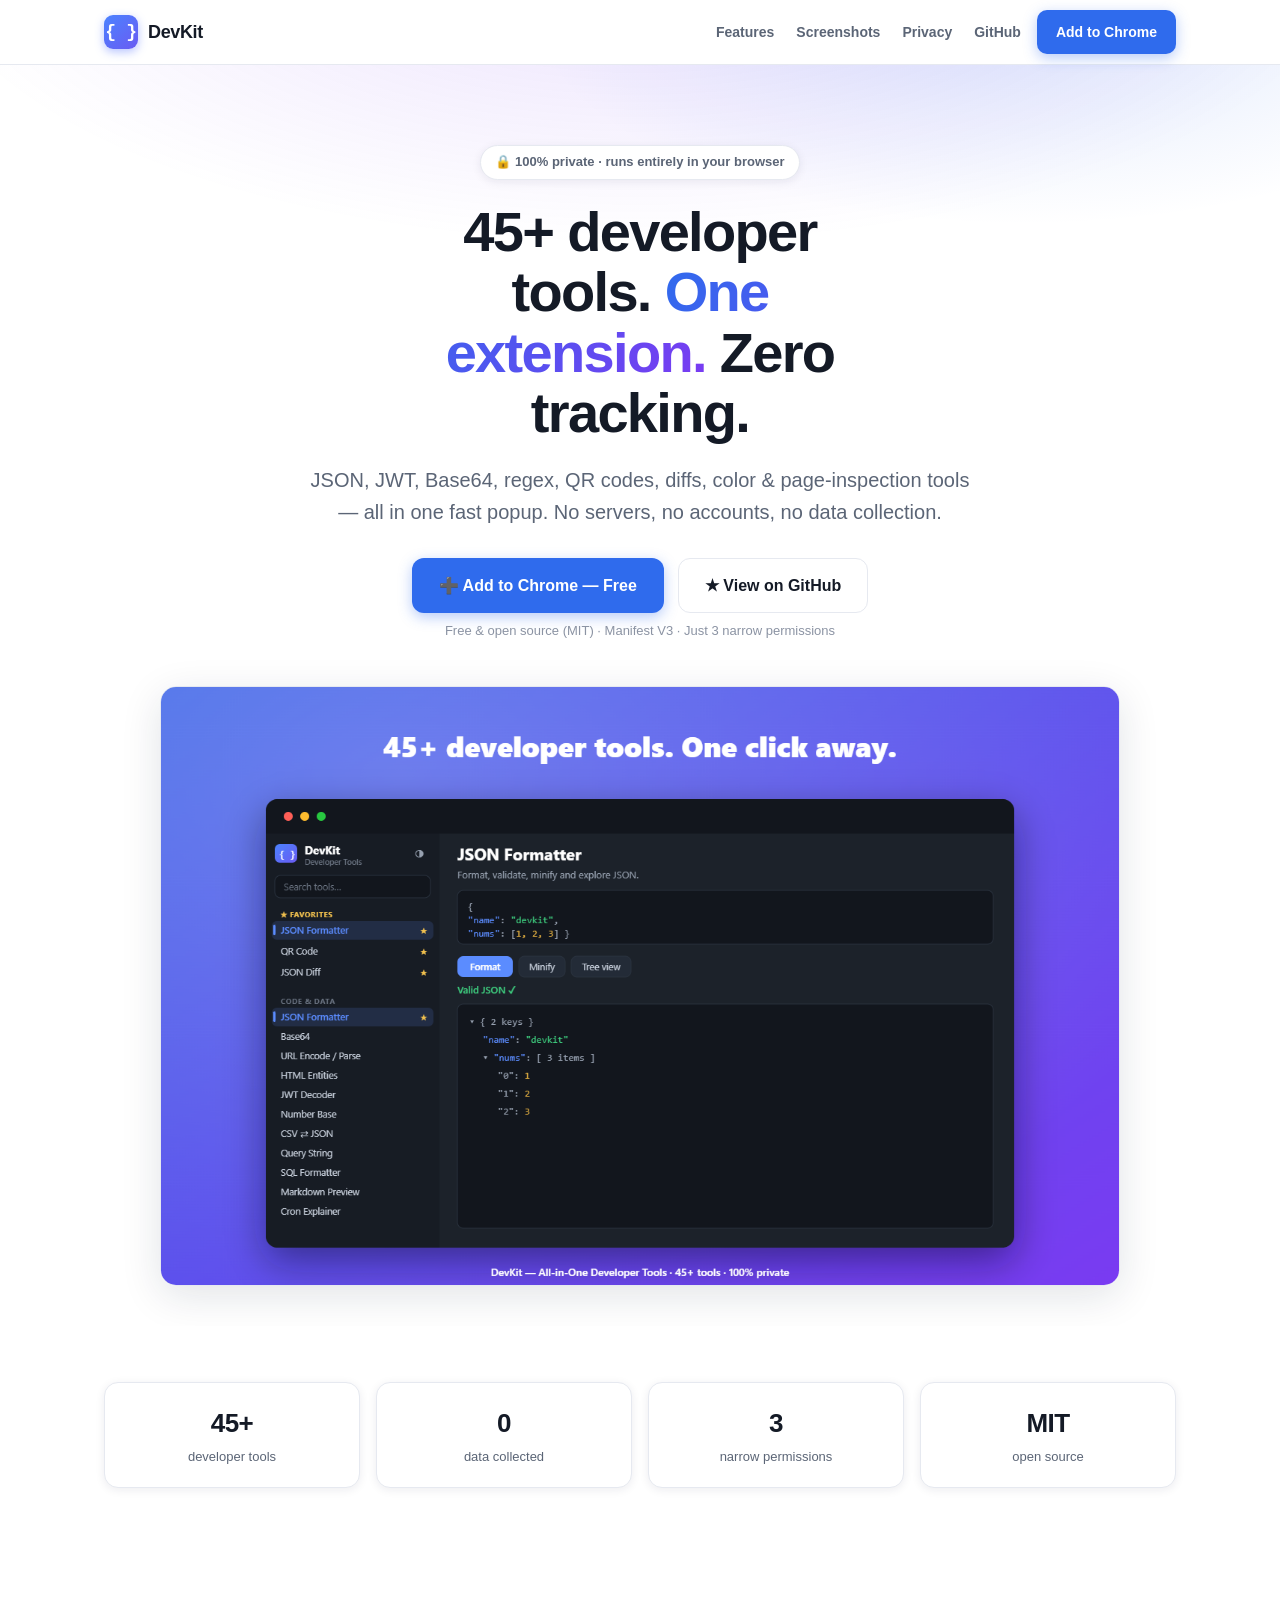
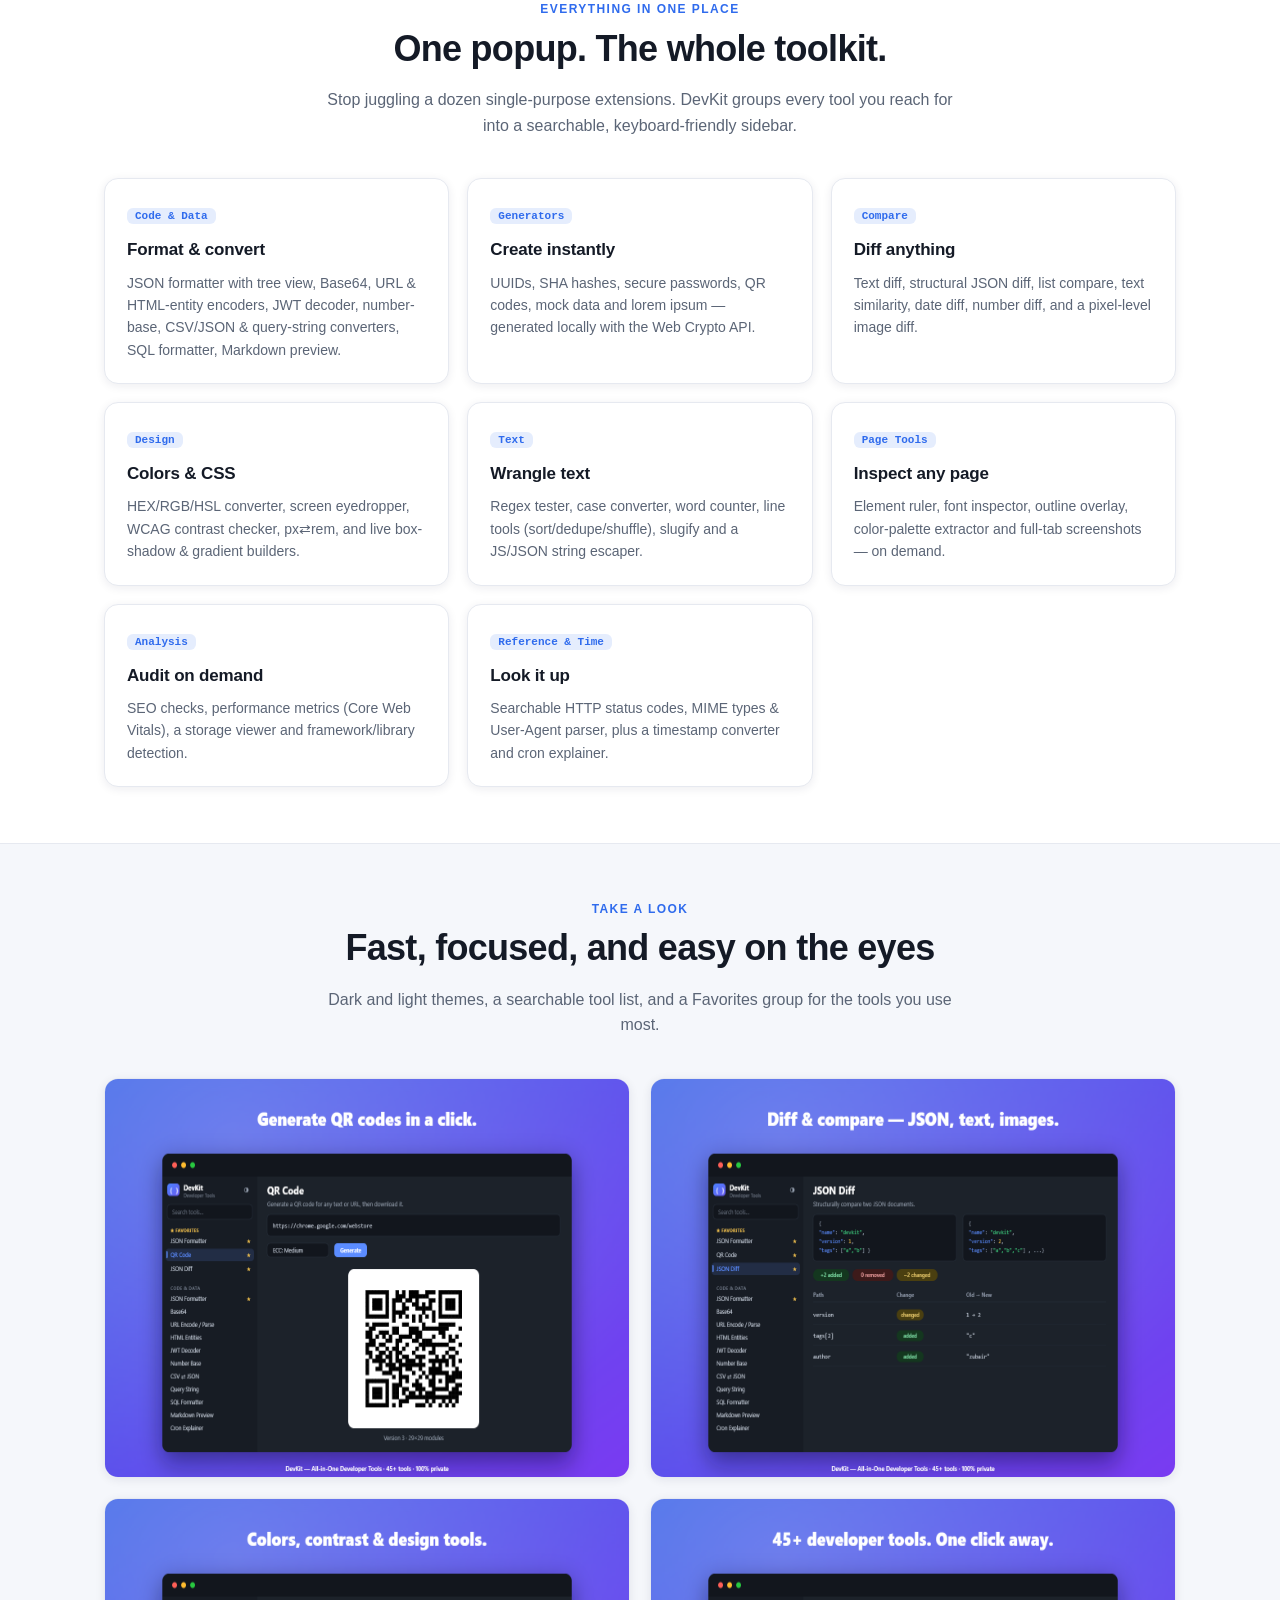
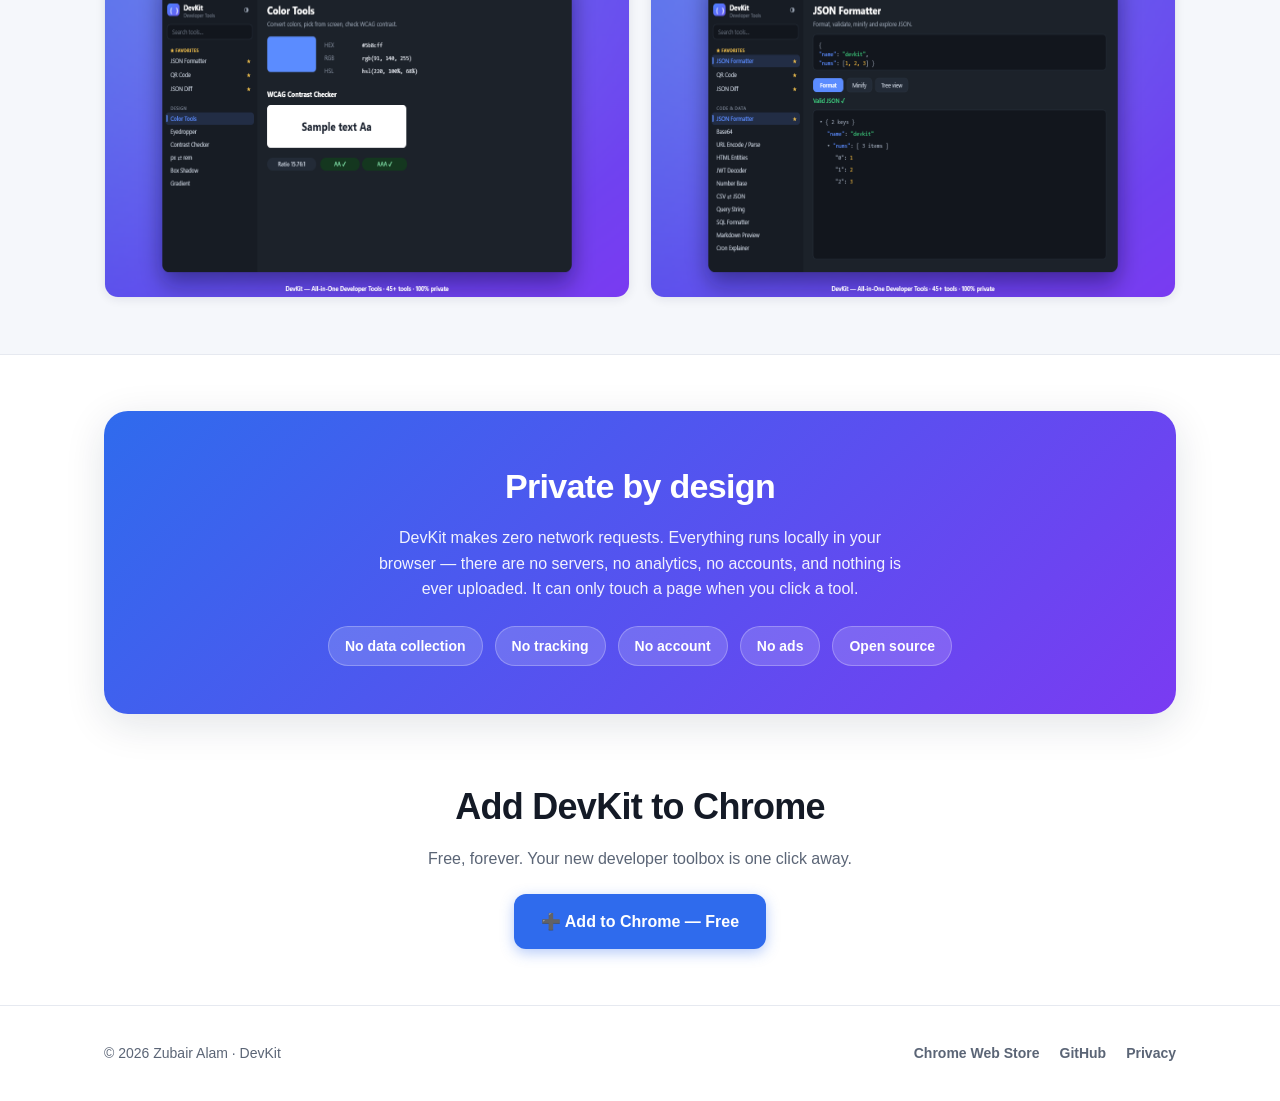
<file: docs/index.html>
<!DOCTYPE html>
<html lang="en">
<head>
<meta charset="UTF-8">
<meta name="viewport" content="width=device-width, initial-scale=1">
<title>DevKit — 45+ Developer Tools in One Private Chrome Extension</title>
<meta name="description" content="DevKit packs 45+ developer tools into one fast Chrome extension: JSON formatter, JWT decoder, Base64, regex tester, QR codes, diff &amp; compare, color picker, page ruler, SEO &amp; performance audit. 100% private — no servers, no tracking.">
<link rel="canonical" href="https://zubairalamsub.github.io/Devkit/">
<link rel="icon" type="image/png" href="img/icon.png">
<link rel="apple-touch-icon" href="img/icon.png">

<!-- Open Graph / Twitter -->
<meta property="og:type" content="website">
<meta property="og:title" content="DevKit — 45+ Developer Tools in One Private Chrome Extension">
<meta property="og:description" content="JSON, JWT, Base64, regex, QR codes, diffs, color &amp; page tools — all in one fast popup that runs entirely in your browser. No tracking.">
<meta property="og:url" content="https://zubairalamsub.github.io/Devkit/">
<meta property="og:image" content="https://zubairalamsub.github.io/Devkit/img/01-overview.png">
<meta name="twitter:card" content="summary_large_image">
<meta name="twitter:title" content="DevKit — 45+ Developer Tools in One Chrome Extension">
<meta name="twitter:description" content="45+ developer tools in one private popup. No servers, no tracking, open source.">
<meta name="twitter:image" content="https://zubairalamsub.github.io/Devkit/img/01-overview.png">

<script type="application/ld+json">
{
  "@context": "https://schema.org",
  "@type": "SoftwareApplication",
  "name": "DevKit - All-in-One Developer Tools",
  "applicationCategory": "DeveloperApplication",
  "operatingSystem": "Chrome",
  "description": "45+ developer tools in one private Chrome extension: JSON formatter, JWT decoder, Base64, regex tester, QR codes, diff & compare, color tools, page inspection and analysis.",
  "offers": { "@type": "Offer", "price": "0", "priceCurrency": "USD" },
  "url": "https://zubairalamsub.github.io/Devkit/"
}
</script>

<style>
  :root{
    --bg:#ffffff; --bg-soft:#f5f7fb; --surface:#ffffff; --border:#e6e9f0;
    --text:#141a26; --dim:#5b6576; --faint:#8b93a3;
    --accent:#2f6bed; --accent-2:#7a3bf2;
    --radius:16px; --shadow:0 10px 40px rgba(20,30,60,.12); --shadow-sm:0 2px 10px rgba(20,30,60,.08);
    --sans:-apple-system,BlinkMacSystemFont,'Segoe UI',Roboto,'Helvetica Neue',Arial,sans-serif;
    --mono:ui-monospace,'Cascadia Code','SF Mono',Consolas,monospace;
  }
  @media (prefers-color-scheme: dark){
    :root{
      --bg:#0d1016; --bg-soft:#12161f; --surface:#161c27; --border:#242c3a;
      --text:#e9edf4; --dim:#9aa3b3; --faint:#69728244;
      --accent:#6f9bff; --accent-2:#9a6bff;
      --shadow:0 14px 50px rgba(0,0,0,.55); --shadow-sm:0 2px 12px rgba(0,0,0,.4);
    }
    :root{ --faint:#79839a; }
  }
  *{box-sizing:border-box;}
  html{scroll-behavior:smooth;}
  body{margin:0;font-family:var(--sans);color:var(--text);background:var(--bg);line-height:1.6;-webkit-font-smoothing:antialiased;}
  a{color:inherit;text-decoration:none;}
  img{max-width:100%;display:block;}
  .wrap{max-width:1120px;margin:0 auto;padding:0 24px;}

  /* Header */
  header{position:sticky;top:0;z-index:50;backdrop-filter:saturate(160%) blur(12px);background:color-mix(in srgb,var(--bg) 82%,transparent);border-bottom:1px solid var(--border);}
  @supports not (backdrop-filter: blur(1px)){header{background:var(--bg);}}
  .nav{display:flex;align-items:center;gap:16px;height:64px;}
  .brand{display:flex;align-items:center;gap:10px;font-weight:800;font-size:18px;letter-spacing:-.02em;}
  .logo{width:34px;height:34px;border-radius:9px;display:grid;place-items:center;font-family:var(--mono);font-weight:700;color:#fff;background:linear-gradient(140deg,#4b83ff,#6a5bf2);box-shadow:0 3px 10px rgba(74,108,255,.4);}
  .nav .spacer{flex:1;}
  .nav-links{display:flex;gap:22px;color:var(--dim);font-weight:600;font-size:14px;}
  .nav-links a:hover{color:var(--text);}
  @media (max-width:720px){.nav-links{display:none;}}
  .btn{display:inline-flex;align-items:center;gap:8px;font-weight:700;font-size:14px;padding:10px 18px;border-radius:10px;border:1px solid transparent;cursor:pointer;transition:transform .06s ease,box-shadow .15s ease,background .15s;}
  .btn:active{transform:translateY(1px);}
  .btn-primary{background:var(--accent);color:#fff;box-shadow:0 4px 14px rgba(47,107,237,.35);}
  .btn-primary:hover{filter:brightness(1.06);}
  .btn-ghost{background:transparent;border-color:var(--border);color:var(--text);}
  .btn-ghost:hover{background:var(--bg-soft);}

  /* Hero */
  .hero{position:relative;overflow:hidden;text-align:center;padding:80px 0 40px;background:radial-gradient(1200px 500px at 50% -120px,rgba(122,59,242,.16),transparent 60%),radial-gradient(900px 400px at 80% -60px,rgba(47,107,237,.16),transparent 55%);}
  .badge-pill{display:inline-flex;align-items:center;gap:8px;font-size:13px;font-weight:600;color:var(--dim);background:var(--surface);border:1px solid var(--border);padding:6px 14px;border-radius:999px;box-shadow:var(--shadow-sm);}
  .hero h1{font-size:clamp(32px,5.4vw,56px);line-height:1.08;letter-spacing:-.03em;margin:22px auto 0;max-width:16ch;font-weight:820;}
  .hero h1 .grad{background:linear-gradient(120deg,var(--accent),var(--accent-2));-webkit-background-clip:text;background-clip:text;color:transparent;}
  .hero p.sub{font-size:clamp(16px,2.2vw,20px);color:var(--dim);max-width:60ch;margin:20px auto 0;}
  .cta{display:flex;gap:14px;justify-content:center;flex-wrap:wrap;margin:30px 0 8px;}
  .btn-lg{padding:14px 26px;font-size:16px;border-radius:12px;}
  .micro{font-size:13px;color:var(--faint);margin-top:6px;}
  .hero-shot{margin:44px auto 0;max-width:960px;border-radius:var(--radius);border:1px solid var(--border);box-shadow:var(--shadow);}

  /* Stats strip */
  .stats{display:grid;grid-template-columns:repeat(4,1fr);gap:16px;margin:56px 0;}
  @media (max-width:720px){.stats{grid-template-columns:repeat(2,1fr);}}
  .stat{background:var(--surface);border:1px solid var(--border);border-radius:14px;padding:20px;text-align:center;box-shadow:var(--shadow-sm);}
  .stat .n{font-size:26px;font-weight:800;letter-spacing:-.02em;}
  .stat .l{font-size:13px;color:var(--dim);margin-top:2px;}

  /* Sections */
  section{padding:56px 0;}
  .sec-head{text-align:center;max-width:640px;margin:0 auto 40px;}
  .sec-head h2{font-size:clamp(26px,3.6vw,36px);letter-spacing:-.02em;margin:0 0 10px;font-weight:800;}
  .sec-head p{color:var(--dim);margin:0;font-size:16px;}
  .eyebrow{text-transform:uppercase;letter-spacing:.12em;font-size:12px;font-weight:700;color:var(--accent);}

  /* Feature grid */
  .grid{display:grid;grid-template-columns:repeat(auto-fit,minmax(260px,1fr));gap:18px;}
  .card{background:var(--surface);border:1px solid var(--border);border-radius:14px;padding:22px;box-shadow:var(--shadow-sm);transition:transform .12s ease,border-color .12s;}
  .card:hover{transform:translateY(-3px);border-color:color-mix(in srgb,var(--accent) 40%,var(--border));}
  .card h3{margin:0 0 8px;font-size:17px;letter-spacing:-.01em;}
  .card p{margin:0;color:var(--dim);font-size:14px;}
  .card .k{display:inline-block;font:600 11px var(--mono);color:var(--accent);background:color-mix(in srgb,var(--accent) 12%,transparent);padding:2px 8px;border-radius:6px;margin-bottom:12px;}

  /* Showcase */
  .shots{display:grid;grid-template-columns:1fr 1fr;gap:20px;}
  @media (max-width:720px){.shots{grid-template-columns:1fr;}}
  .shot{border-radius:14px;border:1px solid var(--border);box-shadow:var(--shadow-sm);overflow:hidden;}

  /* Privacy band */
  .band{background:linear-gradient(135deg,#2f6bed,#7a3bf2);color:#fff;border-radius:24px;padding:48px 40px;text-align:center;box-shadow:var(--shadow);}
  .band h2{font-size:clamp(24px,3.4vw,34px);margin:0 0 12px;letter-spacing:-.02em;}
  .band p{margin:0 auto;max-width:60ch;opacity:.92;font-size:16px;}
  .band .pills{display:flex;gap:12px;justify-content:center;flex-wrap:wrap;margin-top:24px;}
  .band .pills span{background:rgba(255,255,255,.16);border:1px solid rgba(255,255,255,.25);padding:8px 16px;border-radius:999px;font-weight:600;font-size:14px;}

  /* Footer */
  footer{border-top:1px solid var(--border);padding:36px 0;color:var(--dim);font-size:14px;}
  .foot{display:flex;justify-content:space-between;align-items:center;gap:16px;flex-wrap:wrap;}
  .foot a{color:var(--dim);font-weight:600;}
  .foot a:hover{color:var(--text);}
  .foot .links{display:flex;gap:20px;}
</style>
</head>
<body>

<header>
  <div class="wrap nav">
    <a class="brand" href="#top"><span class="logo">{&nbsp;}</span> DevKit</a>
    <div class="spacer"></div>
    <nav class="nav-links">
      <a href="#features">Features</a>
      <a href="#screenshots">Screenshots</a>
      <a href="#privacy">Privacy</a>
      <a href="https://github.com/zubairalamsub/Devkit" target="_blank" rel="noopener">GitHub</a>
    </nav>
    <a class="btn btn-primary" href="https://chromewebstore.google.com/detail/bkchkmepmeccpehnfgnecmdobfhejpoc" target="_blank" rel="noopener">Add to Chrome</a>
  </div>
</header>

<main id="top">
  <!-- Hero -->
  <section class="hero">
    <div class="wrap">
      <span class="badge-pill">🔒 100% private · runs entirely in your browser</span>
      <h1>45+ developer tools. <span class="grad">One extension.</span> Zero tracking.</h1>
      <p class="sub">JSON, JWT, Base64, regex, QR codes, diffs, color &amp; page-inspection tools — all in one fast popup. No servers, no accounts, no data collection.</p>
      <div class="cta">
        <a class="btn btn-primary btn-lg" href="https://chromewebstore.google.com/detail/bkchkmepmeccpehnfgnecmdobfhejpoc" target="_blank" rel="noopener">➕ Add to Chrome — Free</a>
        <a class="btn btn-ghost btn-lg" href="https://github.com/zubairalamsub/Devkit" target="_blank" rel="noopener">★ View on GitHub</a>
      </div>
      <div class="micro">Free &amp; open source (MIT) · Manifest V3 · Just 3 narrow permissions</div>
      <img class="hero-shot" src="img/01-overview.png" alt="DevKit popup showing the JSON formatter with a collapsible tree view and the tool sidebar" width="960" height="600" loading="eager">
    </div>
  </section>

  <div class="wrap">
    <!-- Stats -->
    <div class="stats">
      <div class="stat"><div class="n">45+</div><div class="l">developer tools</div></div>
      <div class="stat"><div class="n">0</div><div class="l">data collected</div></div>
      <div class="stat"><div class="n">3</div><div class="l">narrow permissions</div></div>
      <div class="stat"><div class="n">MIT</div><div class="l">open source</div></div>
    </div>
  </div>

  <!-- Features -->
  <section id="features">
    <div class="wrap">
      <div class="sec-head">
        <div class="eyebrow">Everything in one place</div>
        <h2>One popup. The whole toolkit.</h2>
        <p>Stop juggling a dozen single-purpose extensions. DevKit groups every tool you reach for into a searchable, keyboard-friendly sidebar.</p>
      </div>
      <div class="grid">
        <div class="card"><span class="k">Code &amp; Data</span><h3>Format &amp; convert</h3><p>JSON formatter with tree view, Base64, URL &amp; HTML-entity encoders, JWT decoder, number-base, CSV/JSON &amp; query-string converters, SQL formatter, Markdown preview.</p></div>
        <div class="card"><span class="k">Generators</span><h3>Create instantly</h3><p>UUIDs, SHA hashes, secure passwords, QR codes, mock data and lorem ipsum — generated locally with the Web Crypto API.</p></div>
        <div class="card"><span class="k">Compare</span><h3>Diff anything</h3><p>Text diff, structural JSON diff, list compare, text similarity, date diff, number diff, and a pixel-level image diff.</p></div>
        <div class="card"><span class="k">Design</span><h3>Colors &amp; CSS</h3><p>HEX/RGB/HSL converter, screen eyedropper, WCAG contrast checker, px⇄rem, and live box-shadow &amp; gradient builders.</p></div>
        <div class="card"><span class="k">Text</span><h3>Wrangle text</h3><p>Regex tester, case converter, word counter, line tools (sort/dedupe/shuffle), slugify and a JS/JSON string escaper.</p></div>
        <div class="card"><span class="k">Page Tools</span><h3>Inspect any page</h3><p>Element ruler, font inspector, outline overlay, color-palette extractor and full-tab screenshots — on demand.</p></div>
        <div class="card"><span class="k">Analysis</span><h3>Audit on demand</h3><p>SEO checks, performance metrics (Core Web Vitals), a storage viewer and framework/library detection.</p></div>
        <div class="card"><span class="k">Reference &amp; Time</span><h3>Look it up</h3><p>Searchable HTTP status codes, MIME types &amp; User-Agent parser, plus a timestamp converter and cron explainer.</p></div>
      </div>
    </div>
  </section>

  <!-- Screenshots -->
  <section id="screenshots" style="background:var(--bg-soft);border-top:1px solid var(--border);border-bottom:1px solid var(--border);">
    <div class="wrap">
      <div class="sec-head">
        <div class="eyebrow">Take a look</div>
        <h2>Fast, focused, and easy on the eyes</h2>
        <p>Dark and light themes, a searchable tool list, and a Favorites group for the tools you use most.</p>
      </div>
      <div class="shots">
        <img class="shot" src="img/02-qrcode.png" alt="DevKit QR code generator creating a scannable QR from a URL" width="640" height="400" loading="lazy">
        <img class="shot" src="img/03-jsondiff.png" alt="DevKit JSON diff highlighting added, removed and changed values between two documents" width="640" height="400" loading="lazy">
        <img class="shot" src="img/04-color.png" alt="DevKit color tools with HEX/RGB/HSL conversion and a WCAG contrast checker" width="640" height="400" loading="lazy">
        <img class="shot" src="img/01-overview.png" alt="DevKit JSON formatter with the favorites group in the sidebar" width="640" height="400" loading="lazy">
      </div>
    </div>
  </section>

  <!-- Privacy -->
  <section id="privacy">
    <div class="wrap">
      <div class="band">
        <h2>Private by design</h2>
        <p>DevKit makes zero network requests. Everything runs locally in your browser — there are no servers, no analytics, no accounts, and nothing is ever uploaded. It can only touch a page when you click a tool.</p>
        <div class="pills">
          <span>No data collection</span>
          <span>No tracking</span>
          <span>No account</span>
          <span>No ads</span>
          <span>Open source</span>
        </div>
      </div>
    </div>
  </section>

  <!-- Final CTA -->
  <section style="text-align:center;padding-top:8px;">
    <div class="wrap">
      <div class="sec-head" style="margin-bottom:22px;">
        <h2>Add DevKit to Chrome</h2>
        <p>Free, forever. Your new developer toolbox is one click away.</p>
      </div>
      <a class="btn btn-primary btn-lg" href="https://chromewebstore.google.com/detail/bkchkmepmeccpehnfgnecmdobfhejpoc" target="_blank" rel="noopener">➕ Add to Chrome — Free</a>
    </div>
  </section>
</main>

<footer>
  <div class="wrap foot">
    <div>© 2026 Zubair Alam · DevKit</div>
    <div class="links">
      <a href="https://chromewebstore.google.com/detail/bkchkmepmeccpehnfgnecmdobfhejpoc" target="_blank" rel="noopener">Chrome Web Store</a>
      <a href="https://github.com/zubairalamsub/Devkit" target="_blank" rel="noopener">GitHub</a>
      <a href="https://github.com/zubairalamsub/Devkit/blob/main/PRIVACY.md" target="_blank" rel="noopener">Privacy</a>
    </div>
  </div>
</footer>

</body>
</html>
</file>
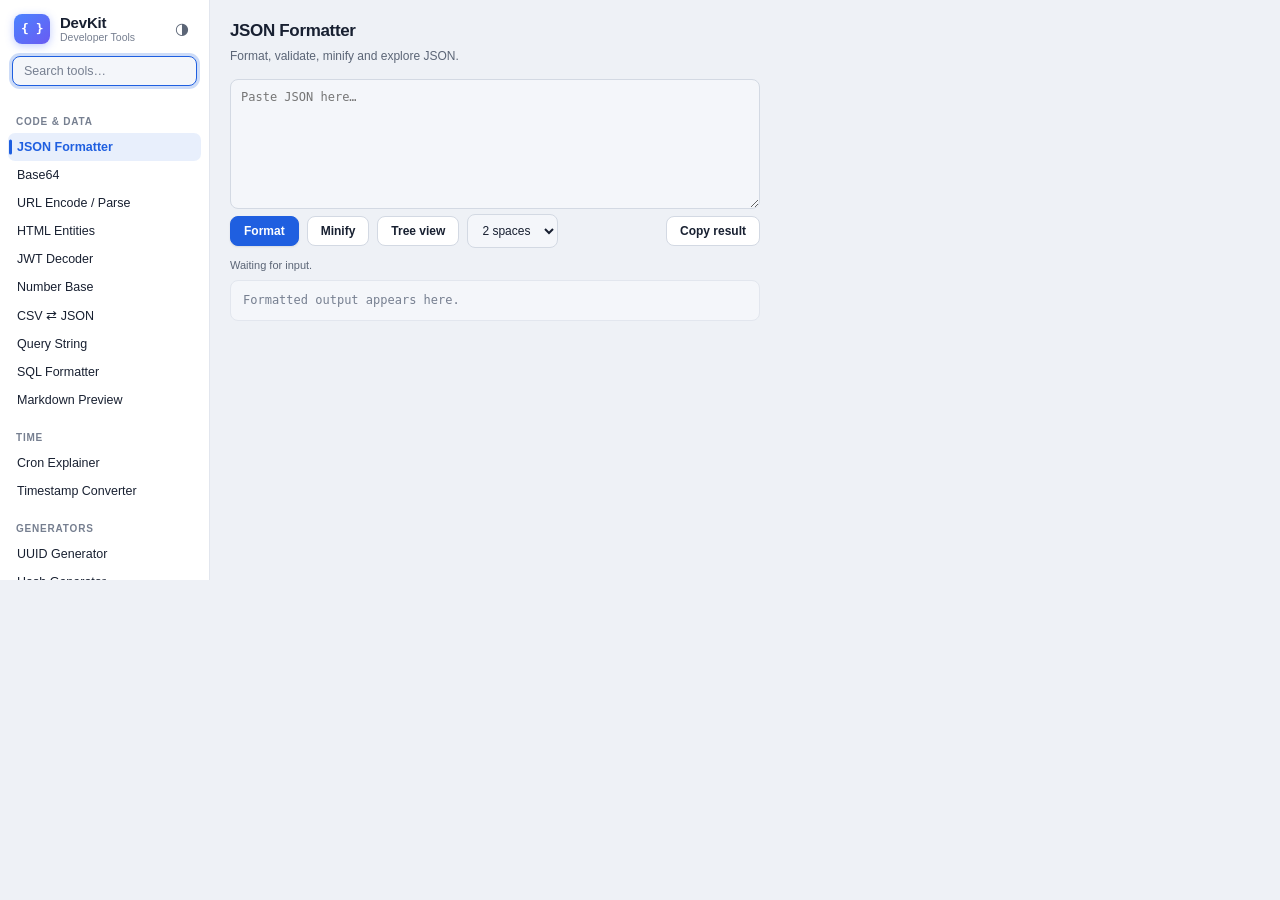
<file: devkit/popup/popup.html>
<!DOCTYPE html>
<html lang="en">
<head>
  <meta charset="UTF-8">
  <title>DevKit</title>
  <link rel="stylesheet" href="popup.css">
</head>
<body>
  <div id="app">
    <aside id="sidebar">
      <div id="brand">
        <span id="brand-logo">{&nbsp;}</span>
        <div id="brand-text">
          <span id="brand-name">DevKit</span>
          <span id="brand-sub">Developer Tools</span>
        </div>
        <button id="theme-toggle" title="Toggle dark / light theme" aria-label="Toggle theme">&#9681;</button>
      </div>
      <div id="search-wrap">
        <input id="tool-search" type="search" placeholder="Search tools&hellip;" autocomplete="off">
      </div>
      <nav id="nav"></nav>
    </aside>
    <main id="content"></main>
  </div>
  <div id="toast"></div>

  <script src="popup.js"></script>
  <script src="tools/json.js"></script>
  <script src="tools/encoders.js"></script>
  <script src="tools/jwt.js"></script>
  <script src="tools/convert.js"></script>
  <script src="tools/markdown.js"></script>
  <script src="tools/generators.js"></script>
  <script src="tools/gen2.js"></script>
  <script src="tools/qrcode.js"></script>
  <script src="tools/time.js"></script>
  <script src="tools/color.js"></script>
  <script src="tools/text.js"></script>
  <script src="tools/text2.js"></script>
  <script src="tools/compare.js"></script>
  <script src="tools/imagediff.js"></script>
  <script src="tools/design2.js"></script>
  <script src="tools/page.js"></script>
  <script src="tools/analysis.js"></script>
  <script src="tools/reference.js"></script>
  <script src="init.js"></script>
</body>
</html>
</file>
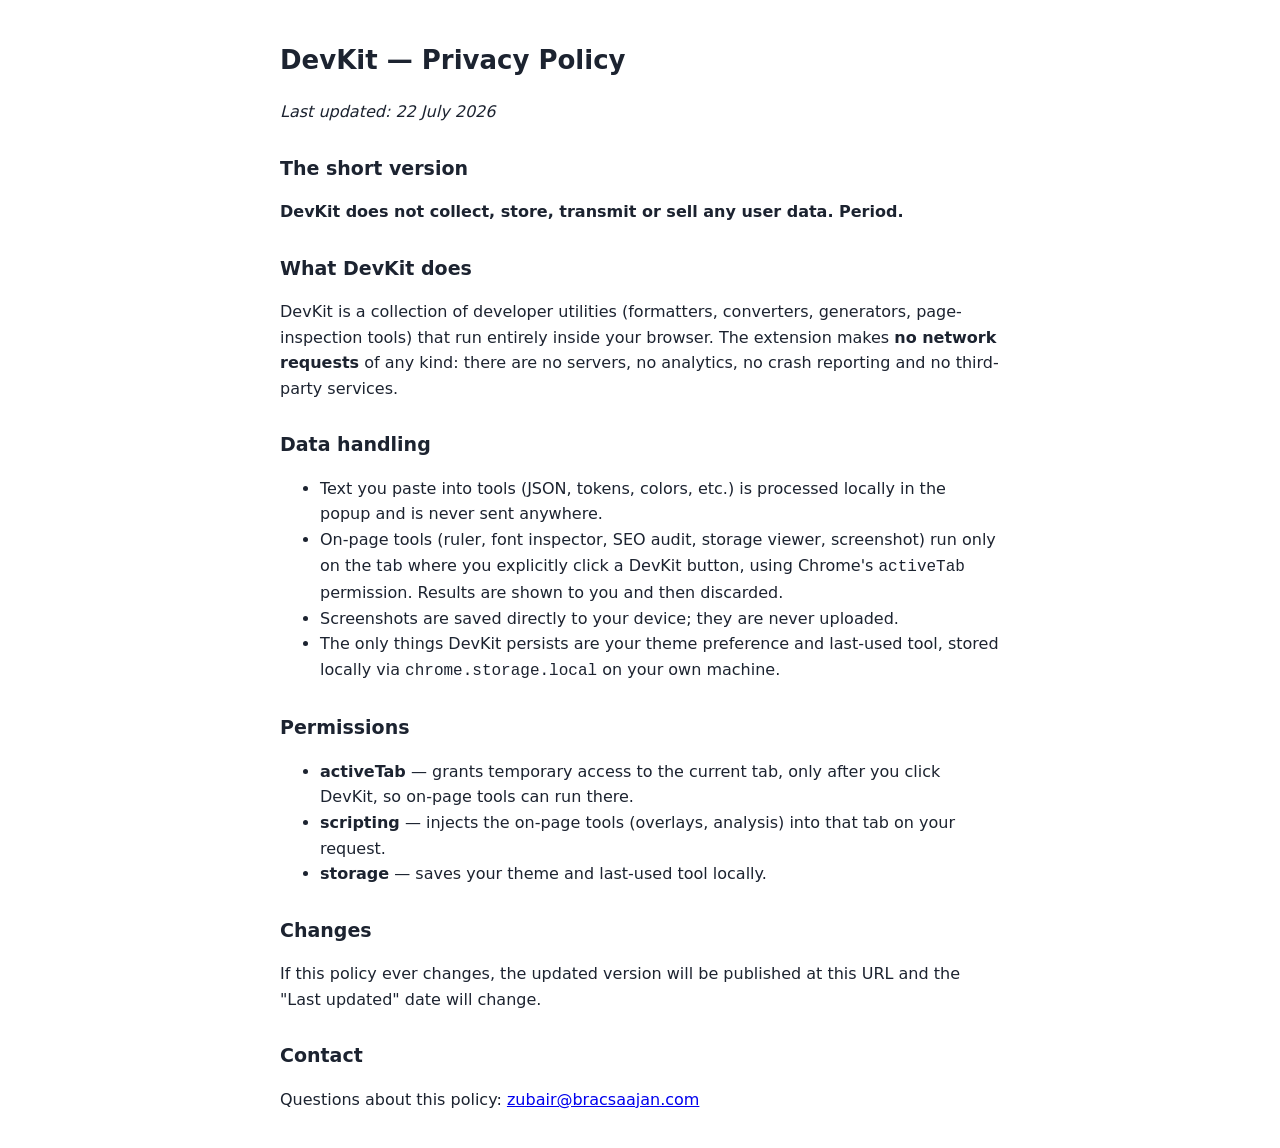
<file: devkit/store/privacy-policy.html>
<!DOCTYPE html>
<html lang="en">
<head>
  <meta charset="UTF-8">
  <meta name="viewport" content="width=device-width, initial-scale=1">
  <title>DevKit — Privacy Policy</title>
  <style>
    body { font: 16px/1.6 system-ui, sans-serif; max-width: 720px; margin: 40px auto; padding: 0 20px; color: #1c2330; }
    h1 { font-size: 26px; } h2 { font-size: 19px; margin-top: 28px; }
    @media (prefers-color-scheme: dark) { body { background: #14181f; color: #e6eaf1; } }
  </style>
</head>
<body>
  <h1>DevKit — Privacy Policy</h1>
  <p><em>Last updated: 22 July 2026</em></p>

  <h2>The short version</h2>
  <p><strong>DevKit does not collect, store, transmit or sell any user data. Period.</strong></p>

  <h2>What DevKit does</h2>
  <p>DevKit is a collection of developer utilities (formatters, converters, generators, page-inspection tools) that run entirely inside your browser. The extension makes <strong>no network requests</strong> of any kind: there are no servers, no analytics, no crash reporting and no third-party services.</p>

  <h2>Data handling</h2>
  <ul>
    <li>Text you paste into tools (JSON, tokens, colors, etc.) is processed locally in the popup and is never sent anywhere.</li>
    <li>On-page tools (ruler, font inspector, SEO audit, storage viewer, screenshot) run only on the tab where you explicitly click a DevKit button, using Chrome's <code>activeTab</code> permission. Results are shown to you and then discarded.</li>
    <li>Screenshots are saved directly to your device; they are never uploaded.</li>
    <li>The only things DevKit persists are your theme preference and last-used tool, stored locally via <code>chrome.storage.local</code> on your own machine.</li>
  </ul>

  <h2>Permissions</h2>
  <ul>
    <li><strong>activeTab</strong> — grants temporary access to the current tab, only after you click DevKit, so on-page tools can run there.</li>
    <li><strong>scripting</strong> — injects the on-page tools (overlays, analysis) into that tab on your request.</li>
    <li><strong>storage</strong> — saves your theme and last-used tool locally.</li>
  </ul>

  <h2>Changes</h2>
  <p>If this policy ever changes, the updated version will be published at this URL and the "Last updated" date will change.</p>

  <h2>Contact</h2>
  <p>Questions about this policy: <a href="mailto:zubair@bracsaajan.com">zubair@bracsaajan.com</a></p>
</body>
</html>
</file>
<file: devkit/popup/popup.css>
/* ============================================================
   DevKit — popup styles
   ============================================================ */

/* ---------- Design tokens ---------- */
:root {
  --bg: #eef1f6;
  --bg-panel: #ffffff;
  --bg-inset: #f4f6fa;
  --bg-hover: #eceff4;
  --border: #e2e6ee;
  --border-strong: #d3d9e3;
  --text: #182031;
  --text-dim: #5b6576;
  --text-faint: #767f90;
  --accent: #1f5fe0;
  --accent-hover: #1a52c9;
  --accent-text: #ffffff;
  --accent-soft: rgba(31, 95, 224, .10);
  --accent-ring: rgba(31, 95, 224, .22);
  --gold: #a87f09;
  --ok: #17935a;
  --warn: #b7830c;
  --err: #d64545;
  --add-bg: #dcf5e6;
  --add-text: #14663c;
  --del-bg: #fbe3e3;
  --del-text: #9c2f2f;
  --mark: #ffe9a8;
  --shadow-sm: 0 1px 2px rgba(16, 24, 40, .06), 0 1px 3px rgba(16, 24, 40, .08);
  --shadow: 0 6px 20px rgba(16, 24, 40, .12);
  --r-sm: 6px;
  --r: 9px;
  --r-lg: 13px;
  --mono: ui-monospace, 'Cascadia Code', 'SF Mono', Consolas, Menlo, monospace;
  --sans: -apple-system, BlinkMacSystemFont, 'Segoe UI', Roboto, 'Helvetica Neue', Arial, sans-serif;
}

:root[data-theme="dark"] {
  --bg: #0f131a;
  --bg-panel: #171c25;
  --bg-inset: #10151d;
  --bg-hover: #212936;
  --border: #262e3b;
  --border-strong: #333c4b;
  --text: #e9edf4;
  --text-dim: #98a2b3;
  --text-faint: #6b7482;
  --accent: #5b8cff;
  --accent-hover: #6f9bff;
  --accent-text: #ffffff;
  --accent-soft: rgba(91, 140, 255, .15);
  --accent-ring: rgba(91, 140, 255, .30);
  --gold: #f2c14e;
  --ok: #3ecf7f;
  --warn: #e8b341;
  --err: #ef6b6b;
  --add-bg: #123420;
  --add-text: #7fe0a7;
  --del-bg: #3a1a1a;
  --del-text: #f0a0a0;
  --mark: #5f5013;
  --shadow-sm: 0 1px 2px rgba(0, 0, 0, .3);
  --shadow: 0 10px 30px rgba(0, 0, 0, .5);
}

* { box-sizing: border-box; }

html, body {
  margin: 0;
  padding: 0;
  width: 780px;
  height: 580px;
  font: 13px/1.5 var(--sans);
  color: var(--text);
  background: var(--bg);
  overflow: hidden;
  -webkit-font-smoothing: antialiased;
  text-rendering: optimizeLegibility;
}

#app { display: flex; height: 100%; }

/* ---------- Sidebar ---------- */
#sidebar {
  width: 210px;
  flex: 0 0 210px;
  display: flex;
  flex-direction: column;
  background: var(--bg-panel);
  border-right: 1px solid var(--border);
}

#brand {
  display: flex;
  align-items: center;
  gap: 10px;
  padding: 14px 14px 10px;
}
#brand-logo {
  font-family: var(--mono);
  font-weight: 700;
  font-size: 13px;
  letter-spacing: -.5px;
  color: #fff;
  background: linear-gradient(140deg, #4b83ff 0%, #6a5bf2 100%);
  border-radius: 8px;
  padding: 5px 7px;
  box-shadow: 0 2px 8px rgba(74, 108, 255, .35);
}
#brand-text { display: flex; flex-direction: column; flex: 1; line-height: 1.15; }
#brand-name { font-weight: 700; font-size: 15px; letter-spacing: -.2px; }
#brand-sub { font-size: 10.5px; color: var(--text-faint); font-weight: 500; }
#theme-toggle {
  border: none;
  background: none;
  color: var(--text-dim);
  font-size: 16px;
  cursor: pointer;
  padding: 4px 6px;
  border-radius: var(--r-sm);
  transition: background .12s, color .12s;
}
#theme-toggle:hover { background: var(--bg-hover); color: var(--text); }

#search-wrap { padding: 2px 12px 10px; }
#tool-search {
  width: 100%;
  font: 12.5px var(--sans);
  padding: 7px 11px;
  border: 1px solid var(--border-strong);
  border-radius: 8px;
  background: var(--bg-inset);
  color: var(--text);
  outline: none;
  transition: border-color .12s, box-shadow .12s;
}
#tool-search::placeholder { color: var(--text-faint); }
#tool-search:focus { border-color: var(--accent); box-shadow: 0 0 0 3px var(--accent-ring); }

#nav { flex: 1; overflow-y: auto; padding: 2px 8px 12px; }
.nav-group { margin-top: 10px; }
.nav-group:first-child { margin-top: 2px; }
.nav-group-title {
  font-size: 10px;
  font-weight: 700;
  text-transform: uppercase;
  letter-spacing: .08em;
  color: var(--text-faint);
  padding: 6px 8px 4px;
}
#fav-group .nav-group-title { color: var(--gold); }

.nav-item {
  position: relative;
  display: flex;
  align-items: center;
  border-radius: 7px;
  transition: background .12s;
}
.nav-item:hover { background: var(--bg-hover); }
.nav-item.active { background: var(--accent-soft); }
.nav-item.active::before {
  content: '';
  position: absolute;
  left: 1px;
  top: 50%;
  transform: translateY(-50%);
  width: 3px;
  height: 15px;
  border-radius: 3px;
  background: var(--accent);
}
.nav-label {
  flex: 1;
  min-width: 0;
  display: flex;
  align-items: center;
  border: none;
  background: none;
  color: var(--text);
  text-align: left;
  padding: 7px 2px 7px 9px;
  border-radius: 7px;
  cursor: pointer;
  font: 500 12.5px var(--sans);
}
.nav-item.active .nav-label { color: var(--accent); font-weight: 600; }
.nav-name { flex: 1; overflow: hidden; text-overflow: ellipsis; white-space: nowrap; }
.nav-item.hidden { display: none; }
.nav-item.kbd-sel { background: var(--bg-hover); box-shadow: inset 0 0 0 1.5px var(--accent); }
.nav-group.hidden { display: none; }

/* Favorite star */
.fav-star {
  flex: 0 0 auto;
  border: none;
  background: none;
  cursor: pointer;
  font-size: 13px;
  line-height: 1;
  color: var(--text-faint);
  opacity: 0;
  padding: 6px 9px 6px 3px;
  border-radius: 4px;
  transition: opacity .12s, color .12s, transform .1s;
}
.nav-item:hover .fav-star { opacity: .55; }
.fav-star:hover { opacity: 1; color: var(--gold); transform: scale(1.15); }
.fav-star.on { opacity: 1; color: var(--gold); }
.nav-label:focus-visible, .fav-star:focus-visible { outline: 2px solid var(--accent); outline-offset: -2px; }

/* ---------- Content ---------- */
#content { flex: 1; overflow-y: auto; padding: 18px 20px 22px; background: var(--bg); }
.tool-panel { display: none; }
.tool-panel.active { display: block; animation: fade .18s ease; }
@keyframes fade { from { opacity: 0; transform: translateY(3px); } to { opacity: 1; transform: none; } }
.tool-title { font-size: 17px; font-weight: 700; letter-spacing: -.02em; margin: 0 0 3px; }
.tool-sub { color: var(--text-dim); margin: 0 0 14px; font-size: 12px; }

/* ---------- Shared layout ---------- */
.row { display: flex; gap: 8px; align-items: center; flex-wrap: wrap; margin-bottom: 9px; }
.row.tight { margin-bottom: 5px; }
.grow { flex: 1; }
.col-2 { display: grid; grid-template-columns: 1fr 1fr; gap: 10px; }

/* ---------- Form controls ---------- */
textarea, input[type="text"], input[type="search"], input[type="number"], input[type="datetime-local"], select {
  font: 12px/1.55 var(--mono);
  color: var(--text);
  background: var(--bg-inset);
  border: 1px solid var(--border-strong);
  border-radius: 8px;
  padding: 8px 10px;
  outline: none;
  transition: border-color .12s, box-shadow .12s;
}
select, input[type="datetime-local"] { font-family: var(--sans); }
textarea:focus, input:focus, select:focus { border-color: var(--accent); box-shadow: 0 0 0 3px var(--accent-ring); }
textarea { width: 100%; resize: vertical; min-height: 92px; }
textarea.small { min-height: 60px; }
input[type="color"] {
  width: 36px; height: 32px; padding: 2px;
  border: 1px solid var(--border-strong); border-radius: 8px;
  background: var(--bg-inset); cursor: pointer;
}
input[type="range"] { accent-color: var(--accent); }

/* ---------- Buttons ---------- */
button.btn {
  font: 600 12px var(--sans);
  color: var(--text);
  background: var(--bg-panel);
  border: 1px solid var(--border-strong);
  border-radius: 8px;
  padding: 7px 13px;
  cursor: pointer;
  transition: background .12s, border-color .12s, transform .05s, box-shadow .12s;
}
button.btn:hover { background: var(--bg-hover); border-color: var(--text-faint); }
button.btn:active { transform: translateY(1px); }
button.btn.primary {
  background: var(--accent);
  border-color: var(--accent);
  color: var(--accent-text);
  box-shadow: 0 1px 2px rgba(16, 24, 40, .1);
}
button.btn.primary:hover { background: var(--accent-hover); border-color: var(--accent-hover); }
button.btn.danger { color: var(--err); border-color: var(--border-strong); background: none; }
button.btn.danger:hover { background: var(--del-bg); border-color: var(--err); }
button.btn.icon { padding: 7px 9px; }
button.btn:disabled { opacity: .5; cursor: default; transform: none; }

/* ---------- Output & text ---------- */
.out {
  font: 12px/1.6 var(--mono);
  background: var(--bg-inset);
  border: 1px solid var(--border);
  border-radius: 8px;
  padding: 10px 12px;
  white-space: pre-wrap;
  word-break: break-word;
  overflow-wrap: anywhere;
  min-height: 36px;
  max-height: 260px;
  overflow: auto;
}
.out:empty::before { content: attr(data-placeholder); color: var(--text-faint); }

.hint { font-size: 11px; color: var(--text-dim); }
.status-ok { color: var(--ok); font-weight: 600; }
.status-err { color: var(--err); font-weight: 600; }
.status-warn { color: var(--warn); font-weight: 600; }

/* ---------- Tables ---------- */
.kv-table { width: 100%; border-collapse: collapse; font-size: 12px; }
.kv-table th, .kv-table td {
  text-align: left;
  padding: 6px 9px;
  border-bottom: 1px solid var(--border);
  vertical-align: top;
  word-break: break-word;
}
.kv-table tr:last-child th, .kv-table tr:last-child td { border-bottom: none; }
.kv-table th { color: var(--text-dim); font-weight: 600; white-space: nowrap; }
.kv-table td.mono, .kv-table th.mono { font-family: var(--mono); }

/* ---------- Badges ---------- */
.badge {
  display: inline-block;
  font: 600 11px var(--sans);
  border-radius: 999px;
  padding: 2px 10px;
  background: var(--bg-hover);
  color: var(--text-dim);
}
.badge.ok { background: var(--add-bg); color: var(--add-text); }
.badge.err { background: var(--del-bg); color: var(--del-text); }
.badge.warn { background: var(--mark); color: var(--warn); }

mark { background: var(--mark); color: inherit; border-radius: 3px; padding: 0 2px; }

.diff-line { display: block; padding: 0 6px; }
.diff-add { background: var(--add-bg); color: var(--add-text); }
.diff-del { background: var(--del-bg); color: var(--del-text); }

/* ---------- Swatches ---------- */
.swatch-grid { display: flex; flex-wrap: wrap; gap: 8px; }
.swatch {
  width: 92px;
  border: 1px solid var(--border);
  border-radius: 8px;
  overflow: hidden;
  cursor: pointer;
  background: var(--bg-panel);
  box-shadow: var(--shadow-sm);
  transition: transform .1s, border-color .12s;
}
.swatch .chip { height: 46px; }
.swatch .lbl { font: 10px var(--mono); padding: 5px; text-align: center; word-break: break-all; }
.swatch:hover { border-color: var(--accent); transform: translateY(-1px); }

/* ---------- JSON tree ---------- */
.json-tree { font: 12px/1.6 var(--mono); }
.json-tree details { padding-left: 16px; }
.json-tree summary { cursor: pointer; list-style: none; margin-left: -16px; }
.json-tree summary::before { content: "\25B8"; display: inline-block; width: 12px; color: var(--text-faint); }
.json-tree details[open] > summary::before { content: "\25BE"; }
.json-key { color: var(--accent); }
.json-str { color: var(--ok); }
.json-num { color: var(--warn); }
.json-bool { color: #b565d8; }
.json-null { color: var(--text-faint); }

/* ---------- Toast ---------- */
#toast {
  position: fixed;
  left: 50%;
  bottom: 18px;
  transform: translateX(-50%) translateY(60px);
  background: var(--text);
  color: var(--bg-panel);
  font: 600 12px var(--sans);
  padding: 9px 17px;
  border-radius: 999px;
  box-shadow: var(--shadow);
  opacity: 0;
  transition: all .22s cubic-bezier(.2, .8, .2, 1);
  pointer-events: none;
  z-index: 99;
  max-width: 90%;
}
#toast.show { opacity: 1; transform: translateX(-50%) translateY(0); }

/* ---------- Scrollbars ---------- */
::-webkit-scrollbar { width: 10px; height: 10px; }
::-webkit-scrollbar-thumb { background: var(--border-strong); border-radius: 6px; border: 2px solid transparent; background-clip: padding-box; }
::-webkit-scrollbar-thumb:hover { background: var(--text-faint); background-clip: padding-box; }
::-webkit-scrollbar-track { background: transparent; }
</file>
